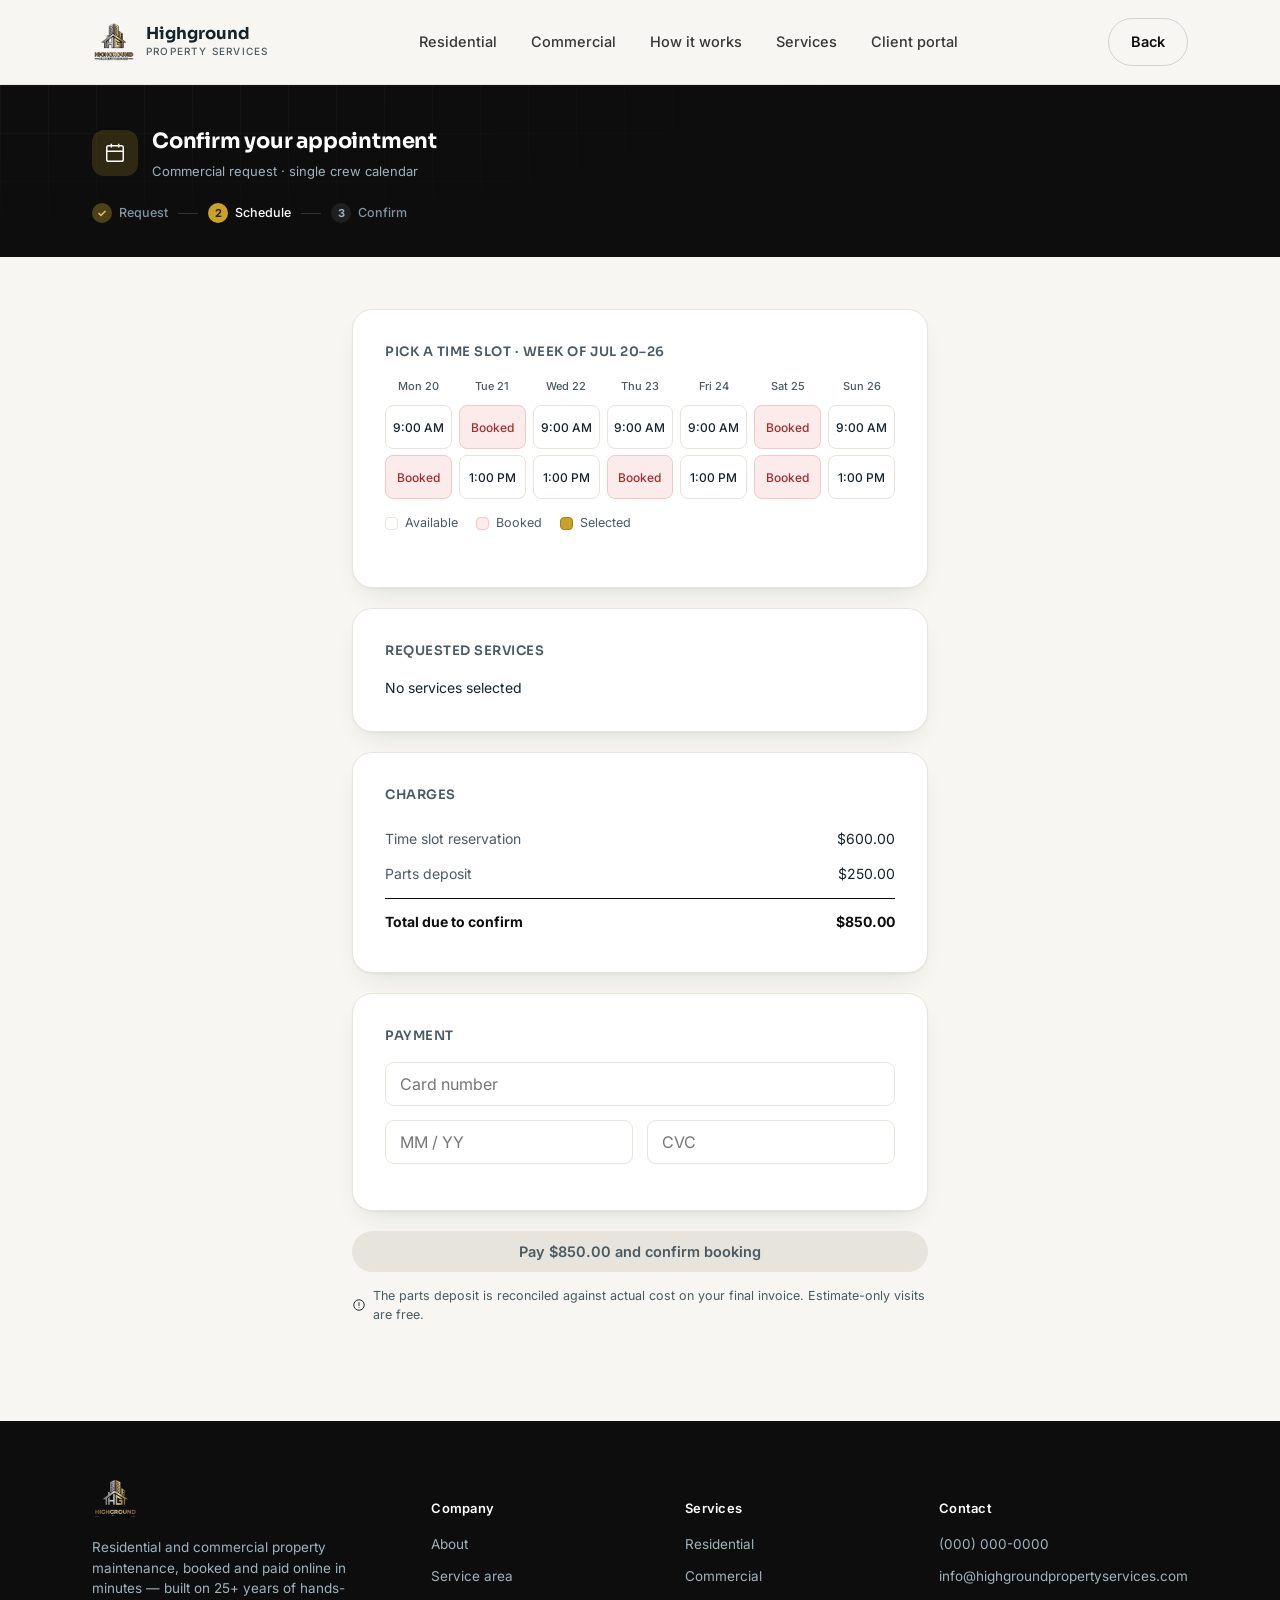
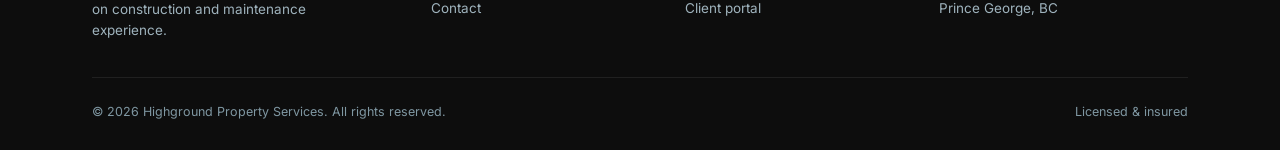
<file: booking-commercial.html>
<!DOCTYPE html>
<html lang="en">
<head>
<meta charset="UTF-8">
<meta name="viewport" content="width=device-width, initial-scale=1.0">
<title>Confirm your appointment | Highground Property Services</title>
<link rel="preconnect" href="https://fonts.googleapis.com">
<link rel="preconnect" href="https://fonts.gstatic.com" crossorigin>
<link href="https://fonts.googleapis.com/css2?family=Sora:wght@400;500;600;700;800&family=Inter:wght@400;500;600&display=swap" rel="stylesheet">
<link rel="icon" href="logo-assets/HGSP_brand_mark_ongold.png">
<link rel="stylesheet" href="styles.css">
</head>
<body>

<header>
  <nav>
    <a href="index.html" class="logo">
      <img src="logo-assets/HGSP_brand_mark_ongold.png" alt="" class="logo-mark">
      <div class="logo-text">
        <div class="logo-title">Highground</div>
        <div class="logo-subtitle">Property Services</div>
      </div>
    </a>
    <div class="nav-links">      <a href="index.html#fork">Residential</a>      <a href="index.html#fork">Commercial</a>      <a href="index.html#how-it-works">How it works</a>      <a href="index.html#services">Services</a>      <a href="client-portal.html">Client portal</a>    </div>
    <a href="commercial-request.html" class="btn btn-ghost">Back</a>
  </nav>
</header>
<div class="page-band">
  <div class="wrap page-band-inner">
    <div class="page-band-icon">
      <svg viewBox="0 0 24 24" fill="none"><rect x="3" y="4" width="18" height="17" rx="2" stroke="currentColor" stroke-width="1.6"/><path d="M8 2v4M16 2v4M3 10h18" stroke="currentColor" stroke-width="1.6"/></svg>
    </div>
    <div>
      <h1>Confirm your appointment</h1>
      <p>Commercial request &middot; single crew calendar</p>
    </div>
  </div>
  <div class="wrap">
    <div class="stepper">
      <div class="step-pill done"><span class="dot">&#10003;</span>Request</div>
      <div class="step-sep"></div>
      <div class="step-pill active"><span class="dot">2</span>Schedule</div>
      <div class="step-sep"></div>
      <div class="step-pill"><span class="dot">3</span>Confirm</div>
    </div>
  </div>
</div>

<div class="page-body">
  <div class="wrap form-shell">

    <div class="panel">
      <h3>Pick a time slot &middot; week of Jul 20&ndash;26</h3>
      <div class="slot-week" id="slotGrid">        <div class="slot-day">
          <div class="slot-day-label">Mon 20</div>          <button type="button" class="slot-btn" data-day="Mon 20" data-time="9:00 AM">9:00 AM</button>          <button type="button" class="slot-btn booked" disabled>Booked</button>        </div>        <div class="slot-day">
          <div class="slot-day-label">Tue 21</div>          <button type="button" class="slot-btn booked" disabled>Booked</button>          <button type="button" class="slot-btn" data-day="Tue 21" data-time="1:00 PM">1:00 PM</button>        </div>        <div class="slot-day">
          <div class="slot-day-label">Wed 22</div>          <button type="button" class="slot-btn" data-day="Wed 22" data-time="9:00 AM">9:00 AM</button>          <button type="button" class="slot-btn" data-day="Wed 22" data-time="1:00 PM">1:00 PM</button>        </div>        <div class="slot-day">
          <div class="slot-day-label">Thu 23</div>          <button type="button" class="slot-btn" data-day="Thu 23" data-time="9:00 AM">9:00 AM</button>          <button type="button" class="slot-btn booked" disabled>Booked</button>        </div>        <div class="slot-day">
          <div class="slot-day-label">Fri 24</div>          <button type="button" class="slot-btn" data-day="Fri 24" data-time="9:00 AM">9:00 AM</button>          <button type="button" class="slot-btn" data-day="Fri 24" data-time="1:00 PM">1:00 PM</button>        </div>        <div class="slot-day">
          <div class="slot-day-label">Sat 25</div>          <button type="button" class="slot-btn booked" disabled>Booked</button>          <button type="button" class="slot-btn booked" disabled>Booked</button>        </div>        <div class="slot-day">
          <div class="slot-day-label">Sun 26</div>          <button type="button" class="slot-btn" data-day="Sun 26" data-time="9:00 AM">9:00 AM</button>          <button type="button" class="slot-btn" data-day="Sun 26" data-time="1:00 PM">1:00 PM</button>        </div>      </div>
      <div class="legend">
        <div class="legend-item"><span class="legend-swatch" style="background:var(--white);"></span>Available</div>
        <div class="legend-item"><span class="legend-swatch" style="background:var(--danger-light);border-color:#f0c9c9;"></span>Booked</div>
        <div class="legend-item"><span class="legend-swatch" style="background:var(--teal);border-color:var(--teal-dark);"></span>Selected</div>
      </div>
    </div>

    <div class="panel">
      <h3>Requested services</h3>
      <p style="font-size:14px;" data-hgps="services">No services selected</p>
    </div>

    <div class="panel">
      <h3>Charges</h3>
      <div class="summary-row"><span class="label">Time slot reservation</span><span>$600.00</span></div>
      <div class="summary-row"><span class="label">Parts deposit</span><span>$250.00</span></div>
      <div class="summary-row total"><span class="label">Total due to confirm</span><span>$850.00</span></div>
    </div>

    <div class="panel">
      <h3>Payment</h3>
      <div class="field-row single">
        <input type="text" placeholder="Card number">
      </div>
      <div class="field-row">
        <input type="text" placeholder="MM / YY">
        <input type="text" placeholder="CVC">
      </div>
    </div>

    <button type="button" id="continueBtn" class="btn btn-primary btn-block" disabled onclick="window.location.href='confirmation-commercial.html'">
      Pay $850.00 and confirm booking
    </button>
    <div class="helper-note">
      <svg viewBox="0 0 24 24" fill="none"><circle cx="12" cy="12" r="9" stroke="currentColor" stroke-width="1.6"/><path d="M12 8v5M12 16h.01" stroke="currentColor" stroke-width="1.6" stroke-linecap="round"/></svg>
      <span>The parts deposit is reconciled against actual cost on your final invoice. Estimate-only visits are free.</span>
    </div>

  </div>
</div>

<footer id="contact">
  <div class="wrap">
    <div class="footer-grid">
      <div class="footer-col">
        <img src="logo-assets/HGSP_brand_mark_ongold.png" alt="Highground Property Services" style="height:44px;width:auto;margin-bottom:16px;">
        <p style="font-size:13.5px;color:#9fb3bd;max-width:260px;">Residential and commercial property maintenance, booked and paid online in minutes &mdash; built on 25+ years of hands-on construction and maintenance experience.</p>
      </div>
      <div class="footer-col">
        <h5>Company</h5>
        <a href="index.html#services">About</a>
        <a href="index.html#services">Service area</a>
        <a href="index.html#contact">Contact</a>
      </div>
      <div class="footer-col">
        <h5>Services</h5>
        <a href="residential-request.html">Residential</a>
        <a href="commercial-request.html">Commercial</a>
        <a href="client-portal.html">Client portal</a>
      </div>
      <div class="footer-col">
        <h5>Contact</h5>
        <a href="tel:+10000000000">(000) 000-0000</a>
        <a href="mailto:info@highgroundpropertyservices.com">info@highgroundpropertyservices.com</a>
        <a href="https://www.google.com/maps/search/?api=1&query=Prince%20George%2C%20BC" target="_blank" rel="noopener">Prince George, BC</a>
      </div>
    </div>
    <div class="footer-bottom">
      <span>&copy; 2026 Highground Property Services. All rights reserved.</span>
      <span>Licensed &amp; insured</span>
    </div>
  </div>
</footer>
<script src="script.js"></script>
<script>
  hgpsInitSlotPicker('#slotGrid', '#continueBtn');
</script>
</body>
</html>
</file>
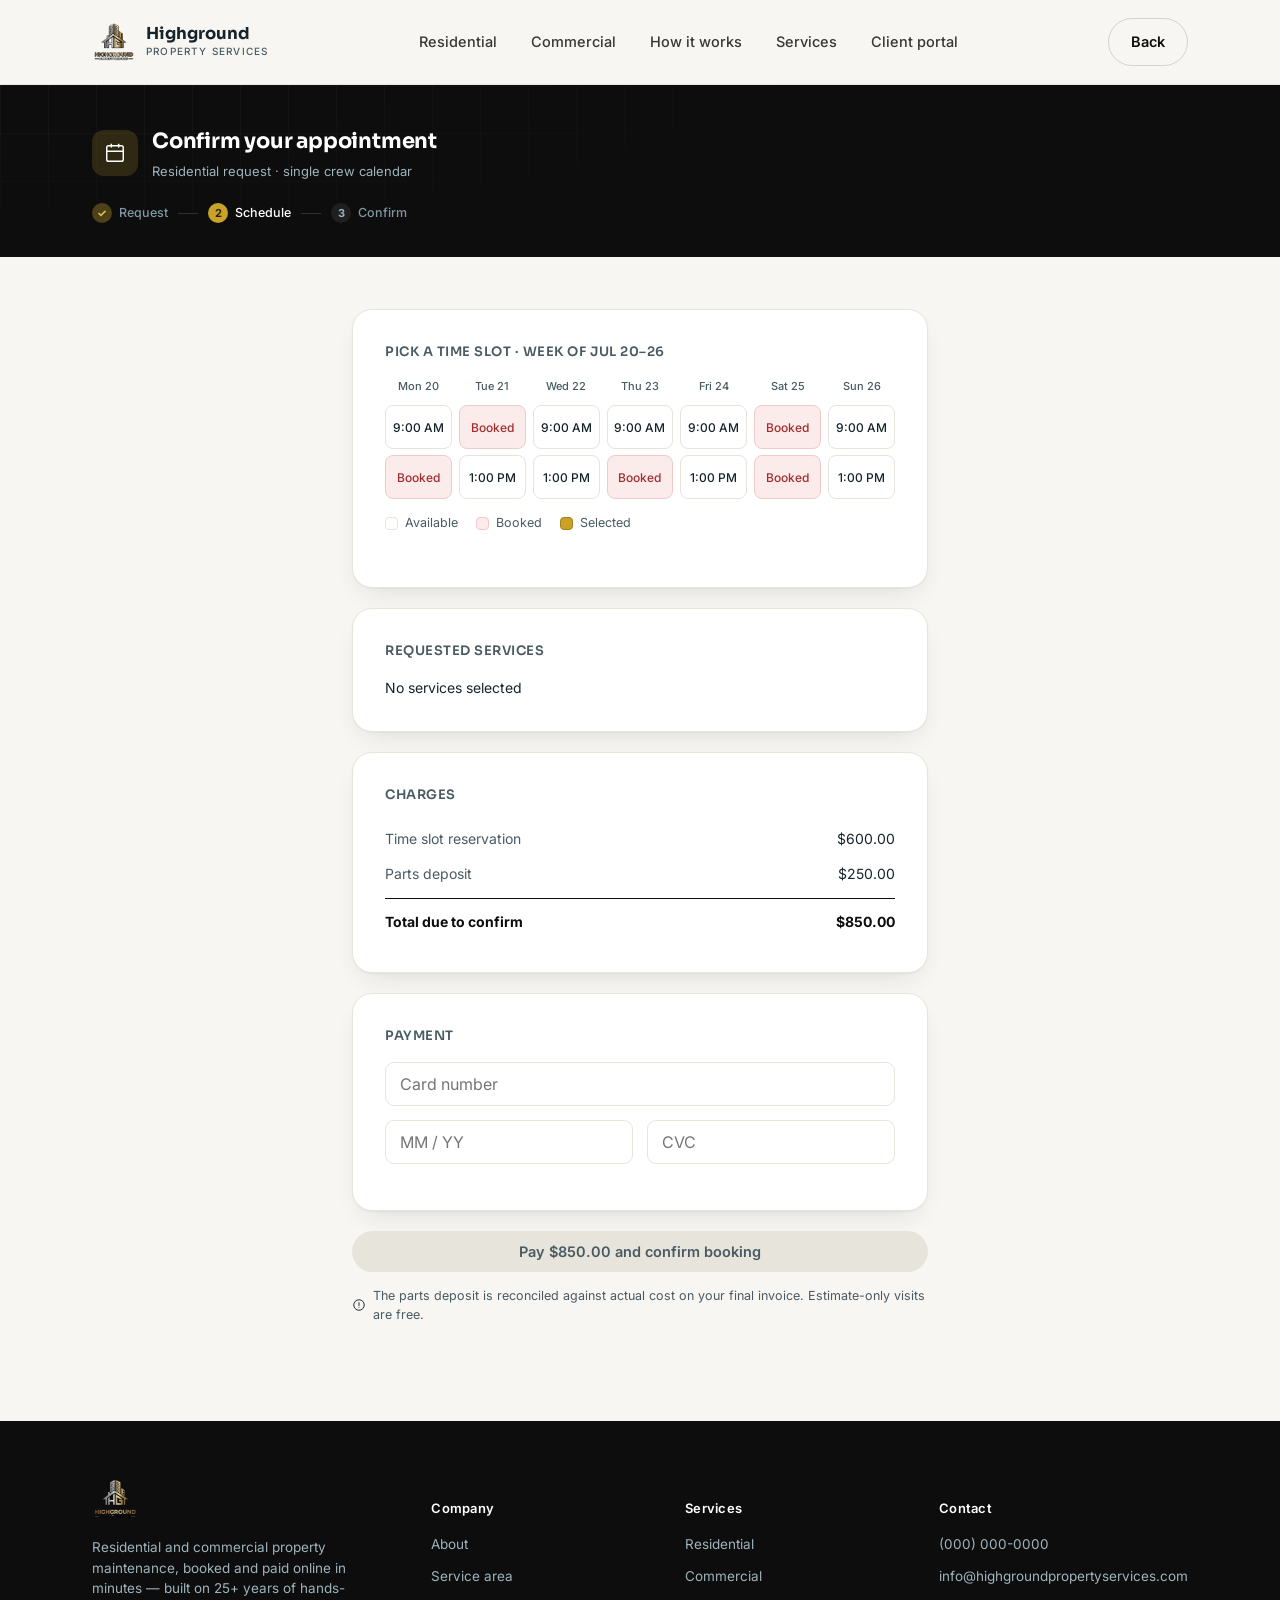
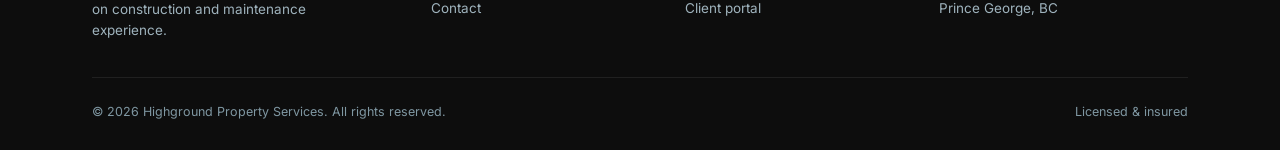
<file: booking-residential.html>
<!DOCTYPE html>
<html lang="en">
<head>
<meta charset="UTF-8">
<meta name="viewport" content="width=device-width, initial-scale=1.0">
<title>Confirm your appointment | Highground Property Services</title>
<link rel="preconnect" href="https://fonts.googleapis.com">
<link rel="preconnect" href="https://fonts.gstatic.com" crossorigin>
<link href="https://fonts.googleapis.com/css2?family=Sora:wght@400;500;600;700;800&family=Inter:wght@400;500;600&display=swap" rel="stylesheet">
<link rel="icon" href="logo-assets/HGSP_brand_mark_ongold.png">
<link rel="stylesheet" href="styles.css">
</head>
<body>

<header>
  <nav>
    <a href="index.html" class="logo">
      <img src="logo-assets/HGSP_brand_mark_ongold.png" alt="" class="logo-mark">
      <div class="logo-text">
        <div class="logo-title">Highground</div>
        <div class="logo-subtitle">Property Services</div>
      </div>
    </a>
    <div class="nav-links">      <a href="index.html#fork">Residential</a>      <a href="index.html#fork">Commercial</a>      <a href="index.html#how-it-works">How it works</a>      <a href="index.html#services">Services</a>      <a href="client-portal.html">Client portal</a>    </div>
    <a href="residential-request.html" class="btn btn-ghost">Back</a>
  </nav>
</header>
<div class="page-band">
  <div class="wrap page-band-inner">
    <div class="page-band-icon">
      <svg viewBox="0 0 24 24" fill="none"><rect x="3" y="4" width="18" height="17" rx="2" stroke="currentColor" stroke-width="1.6"/><path d="M8 2v4M16 2v4M3 10h18" stroke="currentColor" stroke-width="1.6"/></svg>
    </div>
    <div>
      <h1>Confirm your appointment</h1>
      <p>Residential request &middot; single crew calendar</p>
    </div>
  </div>
  <div class="wrap">
    <div class="stepper">
      <div class="step-pill done"><span class="dot">&#10003;</span>Request</div>
      <div class="step-sep"></div>
      <div class="step-pill active"><span class="dot">2</span>Schedule</div>
      <div class="step-sep"></div>
      <div class="step-pill"><span class="dot">3</span>Confirm</div>
    </div>
  </div>
</div>

<div class="page-body">
  <div class="wrap form-shell">

    <div class="panel">
      <h3>Pick a time slot &middot; week of Jul 20&ndash;26</h3>
      <div class="slot-week" id="slotGrid">        <div class="slot-day">
          <div class="slot-day-label">Mon 20</div>          <button type="button" class="slot-btn" data-day="Mon 20" data-time="9:00 AM">9:00 AM</button>          <button type="button" class="slot-btn booked" disabled>Booked</button>        </div>        <div class="slot-day">
          <div class="slot-day-label">Tue 21</div>          <button type="button" class="slot-btn booked" disabled>Booked</button>          <button type="button" class="slot-btn" data-day="Tue 21" data-time="1:00 PM">1:00 PM</button>        </div>        <div class="slot-day">
          <div class="slot-day-label">Wed 22</div>          <button type="button" class="slot-btn" data-day="Wed 22" data-time="9:00 AM">9:00 AM</button>          <button type="button" class="slot-btn" data-day="Wed 22" data-time="1:00 PM">1:00 PM</button>        </div>        <div class="slot-day">
          <div class="slot-day-label">Thu 23</div>          <button type="button" class="slot-btn" data-day="Thu 23" data-time="9:00 AM">9:00 AM</button>          <button type="button" class="slot-btn booked" disabled>Booked</button>        </div>        <div class="slot-day">
          <div class="slot-day-label">Fri 24</div>          <button type="button" class="slot-btn" data-day="Fri 24" data-time="9:00 AM">9:00 AM</button>          <button type="button" class="slot-btn" data-day="Fri 24" data-time="1:00 PM">1:00 PM</button>        </div>        <div class="slot-day">
          <div class="slot-day-label">Sat 25</div>          <button type="button" class="slot-btn booked" disabled>Booked</button>          <button type="button" class="slot-btn booked" disabled>Booked</button>        </div>        <div class="slot-day">
          <div class="slot-day-label">Sun 26</div>          <button type="button" class="slot-btn" data-day="Sun 26" data-time="9:00 AM">9:00 AM</button>          <button type="button" class="slot-btn" data-day="Sun 26" data-time="1:00 PM">1:00 PM</button>        </div>      </div>
      <div class="legend">
        <div class="legend-item"><span class="legend-swatch" style="background:var(--white);"></span>Available</div>
        <div class="legend-item"><span class="legend-swatch" style="background:var(--danger-light);border-color:#f0c9c9;"></span>Booked</div>
        <div class="legend-item"><span class="legend-swatch" style="background:var(--teal);border-color:var(--teal-dark);"></span>Selected</div>
      </div>
    </div>

    <div class="panel">
      <h3>Requested services</h3>
      <p style="font-size:14px;" data-hgps="services">No services selected</p>
    </div>

    <div class="panel">
      <h3>Charges</h3>
      <div class="summary-row"><span class="label">Time slot reservation</span><span>$600.00</span></div>
      <div class="summary-row"><span class="label">Parts deposit</span><span>$250.00</span></div>
      <div class="summary-row total"><span class="label">Total due to confirm</span><span>$850.00</span></div>
    </div>

    <div class="panel">
      <h3>Payment</h3>
      <div class="field-row single">
        <input type="text" placeholder="Card number">
      </div>
      <div class="field-row">
        <input type="text" placeholder="MM / YY">
        <input type="text" placeholder="CVC">
      </div>
    </div>

    <button type="button" id="continueBtn" class="btn btn-primary btn-block" disabled onclick="window.location.href='confirmation-residential.html'">
      Pay $850.00 and confirm booking
    </button>
    <div class="helper-note">
      <svg viewBox="0 0 24 24" fill="none"><circle cx="12" cy="12" r="9" stroke="currentColor" stroke-width="1.6"/><path d="M12 8v5M12 16h.01" stroke="currentColor" stroke-width="1.6" stroke-linecap="round"/></svg>
      <span>The parts deposit is reconciled against actual cost on your final invoice. Estimate-only visits are free.</span>
    </div>

  </div>
</div>

<footer id="contact">
  <div class="wrap">
    <div class="footer-grid">
      <div class="footer-col">
        <img src="logo-assets/HGSP_brand_mark_ongold.png" alt="Highground Property Services" style="height:44px;width:auto;margin-bottom:16px;">
        <p style="font-size:13.5px;color:#9fb3bd;max-width:260px;">Residential and commercial property maintenance, booked and paid online in minutes &mdash; built on 25+ years of hands-on construction and maintenance experience.</p>
      </div>
      <div class="footer-col">
        <h5>Company</h5>
        <a href="index.html#services">About</a>
        <a href="index.html#services">Service area</a>
        <a href="index.html#contact">Contact</a>
      </div>
      <div class="footer-col">
        <h5>Services</h5>
        <a href="residential-request.html">Residential</a>
        <a href="commercial-request.html">Commercial</a>
        <a href="client-portal.html">Client portal</a>
      </div>
      <div class="footer-col">
        <h5>Contact</h5>
        <a href="tel:+10000000000">(000) 000-0000</a>
        <a href="mailto:info@highgroundpropertyservices.com">info@highgroundpropertyservices.com</a>
        <a href="https://www.google.com/maps/search/?api=1&query=Prince%20George%2C%20BC" target="_blank" rel="noopener">Prince George, BC</a>
      </div>
    </div>
    <div class="footer-bottom">
      <span>&copy; 2026 Highground Property Services. All rights reserved.</span>
      <span>Licensed &amp; insured</span>
    </div>
  </div>
</footer>
<script src="script.js"></script>
<script>
  hgpsInitSlotPicker('#slotGrid', '#continueBtn');
</script>
</body>
</html>
</file>
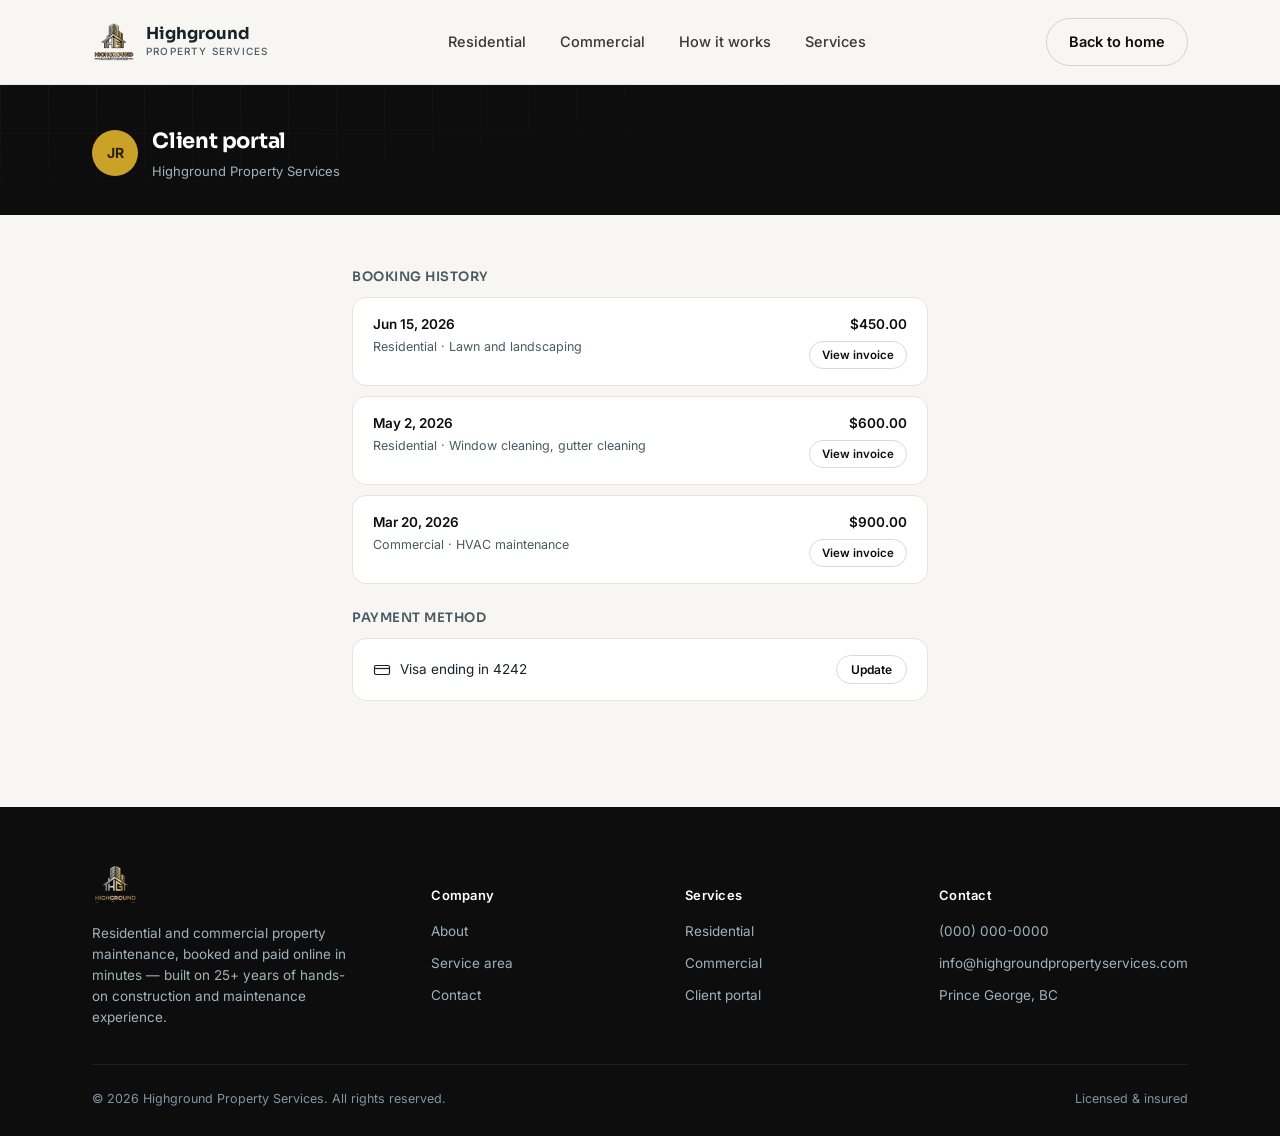
<file: client-portal.html>
<!DOCTYPE html>
<html lang="en">
<head>
<meta charset="UTF-8">
<meta name="viewport" content="width=device-width, initial-scale=1.0">
<title>Client portal | Highground Property Services</title>
<link rel="preconnect" href="https://fonts.googleapis.com">
<link rel="preconnect" href="https://fonts.gstatic.com" crossorigin>
<link href="https://fonts.googleapis.com/css2?family=Sora:wght@400;500;600;700;800&family=Inter:wght@400;500;600&display=swap" rel="stylesheet">
<link rel="icon" href="logo-assets/HGSP_brand_mark_ongold.png">
<link rel="stylesheet" href="styles.css">
</head>
<body>

<header>
  <nav>
    <a href="index.html" class="logo">
      <img src="logo-assets/HGSP_brand_mark_ongold.png" alt="" class="logo-mark">
      <div class="logo-text">
        <div class="logo-title">Highground</div>
        <div class="logo-subtitle">Property Services</div>
      </div>
    </a>
    <div class="nav-links">      <a href="index.html#fork">Residential</a>      <a href="index.html#fork">Commercial</a>      <a href="index.html#how-it-works">How it works</a>      <a href="index.html#services">Services</a>    </div>
    <a href="index.html" class="btn btn-ghost">Back to home</a>
  </nav>
</header>
<div class="page-band">
  <div class="wrap page-band-inner">
    <div class="avatar-badge" style="width:46px;height:46px;font-size:14px;">JR</div>
    <div>
      <h1>Client portal</h1>
      <p>Highground Property Services</p>
    </div>
  </div>
</div>

<div class="page-body">
  <div class="wrap form-shell">

    <div id="upcomingSection" style="display:none;">
      <h3 style="font-size:13px;font-weight:600;color:var(--ink-soft);text-transform:uppercase;letter-spacing:0.04em;margin-bottom:10px;">Upcoming appointment</h3>
      <div class="portal-card highlight" style="margin-bottom:24px;">
        <div class="portal-row">
          <div>
            <p style="font-size:14px;font-weight:600;color:var(--navy);margin-bottom:4px;" data-hgps="slot">No slot selected</p>
            <p style="font-size:13px;color:var(--ink-soft);" id="upcomingDetail"></p>
          </div>
          <span class="badge-status">Confirmed</span>
        </div>
      </div>
    </div>

    <h3 style="font-size:13px;font-weight:600;color:var(--ink-soft);text-transform:uppercase;letter-spacing:0.04em;margin-bottom:10px;">Booking history</h3>    <div class="portal-card">
      <div class="portal-row">
        <div>
          <p style="font-size:13.5px;font-weight:600;color:var(--navy);margin-bottom:2px;">Jun 15, 2026</p>
          <p style="font-size:12.5px;color:var(--ink-soft);">Residential &middot; Lawn and landscaping</p>
        </div>
        <div style="text-align:right;">
          <p style="font-size:13.5px;font-weight:600;color:var(--navy);margin-bottom:6px;">$450.00</p>
          <button type="button" class="btn btn-ghost" style="font-size:11.5px;padding:6px 12px;">View invoice</button>
        </div>
      </div>
    </div>    <div class="portal-card">
      <div class="portal-row">
        <div>
          <p style="font-size:13.5px;font-weight:600;color:var(--navy);margin-bottom:2px;">May 2, 2026</p>
          <p style="font-size:12.5px;color:var(--ink-soft);">Residential &middot; Window cleaning, gutter cleaning</p>
        </div>
        <div style="text-align:right;">
          <p style="font-size:13.5px;font-weight:600;color:var(--navy);margin-bottom:6px;">$600.00</p>
          <button type="button" class="btn btn-ghost" style="font-size:11.5px;padding:6px 12px;">View invoice</button>
        </div>
      </div>
    </div>    <div class="portal-card" style="margin-bottom:24px;">
      <div class="portal-row">
        <div>
          <p style="font-size:13.5px;font-weight:600;color:var(--navy);margin-bottom:2px;">Mar 20, 2026</p>
          <p style="font-size:12.5px;color:var(--ink-soft);">Commercial &middot; HVAC maintenance</p>
        </div>
        <div style="text-align:right;">
          <p style="font-size:13.5px;font-weight:600;color:var(--navy);margin-bottom:6px;">$900.00</p>
          <button type="button" class="btn btn-ghost" style="font-size:11.5px;padding:6px 12px;">View invoice</button>
        </div>
      </div>
    </div>
    <h3 style="font-size:13px;font-weight:600;color:var(--ink-soft);text-transform:uppercase;letter-spacing:0.04em;margin-bottom:10px;">Payment method</h3>
    <div class="portal-card">
      <div class="portal-row" style="align-items:center;">
        <div style="display:flex;align-items:center;gap:9px;">
          <svg viewBox="0 0 24 24" fill="none" style="width:18px;height:18px;"><rect x="2" y="6" width="20" height="12" rx="2" stroke="currentColor" stroke-width="1.6"/><path d="M2 10h20" stroke="currentColor" stroke-width="1.6"/></svg>
          <p style="font-size:13.5px;">Visa ending in 4242</p>
        </div>
        <button type="button" class="btn btn-ghost" style="font-size:12px;padding:6px 14px;">Update</button>
      </div>
    </div>

  </div>
</div>

<footer id="contact">
  <div class="wrap">
    <div class="footer-grid">
      <div class="footer-col">
        <img src="logo-assets/HGSP_brand_mark_ongold.png" alt="Highground Property Services" style="height:44px;width:auto;margin-bottom:16px;">
        <p style="font-size:13.5px;color:#9fb3bd;max-width:260px;">Residential and commercial property maintenance, booked and paid online in minutes &mdash; built on 25+ years of hands-on construction and maintenance experience.</p>
      </div>
      <div class="footer-col">
        <h5>Company</h5>
        <a href="index.html#services">About</a>
        <a href="index.html#services">Service area</a>
        <a href="index.html#contact">Contact</a>
      </div>
      <div class="footer-col">
        <h5>Services</h5>
        <a href="residential-request.html">Residential</a>
        <a href="commercial-request.html">Commercial</a>
        <a href="client-portal.html">Client portal</a>
      </div>
      <div class="footer-col">
        <h5>Contact</h5>
        <a href="tel:+10000000000">(000) 000-0000</a>
        <a href="mailto:info@highgroundpropertyservices.com">info@highgroundpropertyservices.com</a>
        <a href="https://www.google.com/maps/search/?api=1&query=Prince%20George%2C%20BC" target="_blank" rel="noopener">Prince George, BC</a>
      </div>
    </div>
    <div class="footer-bottom">
      <span>&copy; 2026 Highground Property Services. All rights reserved.</span>
      <span>Licensed &amp; insured</span>
    </div>
  </div>
</footer>
<script src="script.js"></script>
<script>
  (function(){
    const data = hgpsGetBooking();
    if(data.slotDay && data.slotTime){
      document.getElementById('upcomingSection').style.display = 'block';
      const pathLabel = data.path === 'commercial' ? 'Commercial' : 'Residential';
      document.getElementById('upcomingDetail').textContent = pathLabel + ' · ' + hgpsFormatServices(data.services);
    }
  })();
</script>
</body>
</html>
</file>
<file: styles.css>
:root{
  --navy:#0d0d0d;
  --navy-2:#1c1c1c;
  --navy-3:#1c1c1c;
  --teal:#c9a227;
  --teal-dark:#a3811a;
  --teal-light:#e0c368;
  --ink-on-accent:#2b2004;
  --ink:#16232b;
  --ink-soft:#4a5a63;
  --cream:#f7f6f2;
  --line:#e7e4db;
  --white:#ffffff;
  --danger:#e24b4a;
  --danger-light:#fcebeb;
  --radius-lg:20px;
  --radius-md:14px;
  --radius-sm:9px;
  --shadow-card:0 1px 2px rgba(13,36,54,0.04), 0 12px 28px -12px rgba(13,36,54,0.14);
  --shadow-hero:0 20px 50px -20px rgba(13,36,54,0.45);
}
*{box-sizing:border-box;}
html{scroll-behavior:smooth;}
body{
  margin:0;
  font-family:'Inter', -apple-system, BlinkMacSystemFont, sans-serif;
  color:var(--ink);
  background:var(--cream);
  line-height:1.55;
}
h1,h2,h3,h4{
  font-family:'Sora', 'Inter', sans-serif;
  margin:0;
  color:var(--navy);
  letter-spacing:-0.01em;
}
p{margin:0;}
a{text-decoration:none;color:inherit;}
.wrap{max-width:1160px;margin:0 auto;padding:0 32px;}
img,svg{display:block;}
svg{fill:none;}
.icon{width:22px;height:22px;stroke:currentColor;fill:none;stroke-width:1.8;stroke-linecap:round;stroke-linejoin:round;}
header{
  position:sticky;top:0;z-index:50;
  background:rgba(247,246,242,0.92);
  backdrop-filter:blur(10px);
  border-bottom:1px solid var(--line);
}
nav{
  display:flex;align-items:center;justify-content:space-between;
  padding:18px 32px;max-width:1160px;margin:0 auto;
}
.logo{display:flex;align-items:center;gap:10px;}
.logo-mark{width:44px;height:44px;flex-shrink:0;border-radius:10px;object-fit:contain;}
.logo-title{font-family:'Sora',sans-serif;font-weight:700;font-size:16.5px;line-height:1.15;color:var(--ink);}
.logo-subtitle{font-size:10px;letter-spacing:0.12em;color:var(--ink-soft);text-transform:uppercase;font-weight:500;}
.nav-links{display:flex;align-items:center;gap:34px;}
.nav-links a{font-size:14.5px;font-weight:500;color:var(--navy);opacity:0.82;transition:opacity 0.15s;}
.nav-links a:hover{opacity:1;}
.btn{
  display:inline-flex;align-items:center;justify-content:center;gap:8px;
  font-family:'Inter',sans-serif;font-weight:600;font-size:14.5px;
  padding:12px 22px;border-radius:999px;border:none;cursor:pointer;
  transition:transform 0.15s ease, box-shadow 0.15s ease, background 0.15s ease;
  white-space:nowrap;
}
.btn-primary{background:var(--teal);color:var(--ink-on-accent);}
.btn-primary:hover{background:#d4af3a;transform:translateY(-1px);box-shadow:0 8px 20px -8px rgba(201,162,39,0.55);}
.btn-primary:disabled{background:var(--line);color:var(--ink-soft);cursor:not-allowed;transform:none;box-shadow:none;}
.btn-ghost{background:transparent;color:var(--navy);border:1.5px solid rgba(13,36,54,0.16);}
.btn-ghost:hover{border-color:var(--navy);background:rgba(13,36,54,0.04);}
.btn-white{background:var(--white);color:var(--navy);}
.btn-white:hover{transform:translateY(-1px);box-shadow:0 10px 24px -10px rgba(0,0,0,0.35);}
.btn-block{width:100%;}
.hero{
  position:relative;
  background:radial-gradient(120% 140% at 15% 0%, var(--navy-3) 0%, var(--navy) 48%, #081826 100%);
  overflow:hidden;
  padding:96px 0 0;
}
.hero::before{
  content:"";position:absolute;inset:0;
  background-image:
    linear-gradient(rgba(255,255,255,0.045) 1px, transparent 1px),
    linear-gradient(90deg, rgba(255,255,255,0.045) 1px, transparent 1px);
  background-size:64px 64px;
  mask-image:radial-gradient(70% 70% at 30% 20%, black, transparent);
  pointer-events:none;
}
.hero-inner{position:relative;display:grid;grid-template-columns:1.1fr 0.9fr;gap:56px;align-items:center;}
.hero-watermark{position:absolute;right:-20px;top:-20px;width:340px;height:340px;opacity:0.07;pointer-events:none;z-index:0;}
.hero-watermark img{width:100%;height:100%;object-fit:contain;}
.hero-logo-ghost{
  position:absolute;left:-80px;top:50%;transform:translateY(-50%);
  width:560px;height:560px;object-fit:contain;opacity:0.07;
  pointer-events:none;z-index:0;filter:grayscale(1) brightness(3);
}
@media (max-width:880px){ .hero-logo-ghost{display:none;} }
.eyebrow{
  display:inline-flex;align-items:center;gap:8px;
  background:rgba(201,162,39,0.16);color:#e0c368;
  font-size:12.5px;font-weight:600;letter-spacing:0.03em;
  padding:7px 14px;border-radius:999px;margin-bottom:22px;
  border:1px solid rgba(224,195,104,0.25);
}
.hero h1{
  font-size:46px;font-weight:700;color:#ffffff;line-height:1.12;
  max-width:560px;margin-bottom:20px;
}
.hero h1 em{color:var(--teal);font-style:normal;}
.hero p.lead{
  font-size:17px;color:#b9c6cd;max-width:460px;margin-bottom:34px;
}
.hero-actions{display:flex;gap:14px;margin-bottom:44px;flex-wrap:wrap;}
.hero-trust{display:flex;gap:26px;flex-wrap:wrap;}
.trust-item{display:flex;align-items:center;gap:9px;color:#c9d3d8;font-size:13.5px;font-weight:500;}
.trust-item svg{width:17px;height:17px;stroke:var(--teal);flex-shrink:0;}
.hero-photo{
  width:100%;height:420px;object-fit:cover;border-radius:var(--radius-lg);
  box-shadow:var(--shadow-hero);display:block;
}
.hero-tel{display:inline-flex;align-items:center;gap:8px;font-weight:500;font-size:13.5px;color:#c9d3d8;margin:-24px 0 44px;}
.hero-tel svg{width:15px;height:15px;stroke:var(--teal);flex-shrink:0;}
.hero-card{
  background:var(--white);
  border-radius:var(--radius-lg);
  padding:28px;
  box-shadow:var(--shadow-hero);
  position:relative;
  transform:translateY(8px);
}
.hero-card-head{display:flex;justify-content:space-between;align-items:flex-start;margin-bottom:18px;}
.hero-card-head .badge{
  background:var(--teal-light);color:var(--teal-dark);font-size:11.5px;font-weight:600;
  padding:5px 11px;border-radius:999px;
}
.hero-card-title{font-size:15.5px;font-weight:600;color:var(--navy);margin-top:14px;}
.hero-card-sub{font-size:13px;color:var(--ink-soft);margin-top:4px;}
.hero-card-row{
  display:flex;justify-content:space-between;align-items:center;
  padding:13px 0;border-top:1px solid var(--line);font-size:13.5px;
}
.hero-card-row:first-of-type{border-top:none;margin-top:18px;padding-top:0;}
.hero-card-row .label{color:var(--ink-soft);}
.hero-card-row .val{font-weight:600;color:var(--navy);}
.hero-card-total{
  display:flex;justify-content:space-between;align-items:center;
  padding-top:14px;margin-top:6px;border-top:1.5px solid var(--navy);
  font-size:14.5px;font-weight:700;color:var(--navy);
}
.float-chip{
  position:absolute;background:var(--navy);color:#fff;
  border-radius:12px;padding:10px 14px;font-size:12.5px;font-weight:600;
  box-shadow:0 14px 30px -10px rgba(13,36,54,0.5);
  display:flex;align-items:center;gap:8px;
}
.float-chip svg{width:15px;height:15px;stroke:var(--teal);}
.chip-1{top:-18px;left:-22px;}
.chip-2{bottom:-16px;right:-16px;background:var(--teal);color:var(--ink-on-accent);}
.chip-2 svg{stroke:var(--ink-on-accent);}
.stats-bar{background:var(--navy-2);border-top:1px solid rgba(255,255,255,0.06);margin-top:70px;}
.stats-grid{display:grid;grid-template-columns:repeat(3,1fr);padding:30px 0;}
.stat{text-align:center;padding:0 20px;border-right:1px solid rgba(255,255,255,0.08);}
.stat:last-child{border-right:none;}
.stat .num{font-family:'Sora',sans-serif;font-size:26px;font-weight:700;color:#fff;}
.stat .cap{font-size:12.5px;color:#9fb3bd;margin-top:4px;}
section{padding:88px 0;}
.section-head{max-width:560px;margin:0 auto 48px;text-align:center;}
.kicker{
  font-size:12.5px;font-weight:700;letter-spacing:0.12em;text-transform:uppercase;
  color:var(--teal-dark);margin-bottom:12px;display:block;
}
.section-head h2{font-size:32px;font-weight:700;margin-bottom:14px;}
.section-head p{font-size:15.5px;color:var(--ink-soft);}
.fork-grid{display:grid;grid-template-columns:1fr 1fr;gap:24px;}
.fork-card{
  background:var(--white);border-radius:var(--radius-lg);
  padding:36px;box-shadow:var(--shadow-card);
  border:1px solid var(--line);
  transition:transform 0.2s ease, box-shadow 0.2s ease;
}
.fork-card{padding:0;overflow:hidden;}
.fork-card:hover{transform:translateY(-4px);box-shadow:0 24px 48px -20px rgba(13,36,54,0.22);}
.fork-photo{width:100%;height:180px;object-fit:cover;display:block;}
.fork-card-body{padding:32px 36px 36px;}
.fork-icon{
  width:52px;height:52px;border-radius:14px;background:var(--teal-light);
  display:flex;align-items:center;justify-content:center;margin-bottom:22px;
}
.fork-icon svg{width:26px;height:26px;stroke:var(--teal-dark);}
.fork-card h3{font-size:21px;font-weight:700;margin-bottom:10px;}
.fork-card p.desc{color:var(--ink-soft);font-size:14.5px;margin-bottom:20px;}
.tag-list{display:flex;flex-wrap:wrap;gap:8px;margin-bottom:26px;}
.tag{
  background:var(--cream);border:1px solid var(--line);color:var(--ink-soft);
  font-size:12.5px;font-weight:500;padding:6px 12px;border-radius:999px;
}
.fork-cta{display:flex;align-items:center;gap:8px;font-weight:600;font-size:14.5px;color:var(--navy);}
.fork-cta svg{width:16px;height:16px;stroke:var(--teal-dark);transition:transform 0.15s;}
.fork-card:hover .fork-cta svg{transform:translateX(4px);}
.steps{background:var(--white);}
.steps-grid{display:grid;grid-template-columns:repeat(3,1fr);gap:32px;position:relative;}
.step{position:relative;padding-left:0;}
.step-num{
  width:40px;height:40px;border-radius:50%;background:var(--navy);color:#fff;
  display:flex;align-items:center;justify-content:center;font-family:'Sora',sans-serif;
  font-weight:700;font-size:15px;margin-bottom:20px;
}
.step h4{font-size:17px;font-weight:600;margin-bottom:8px;}
.step p{font-size:14px;color:var(--ink-soft);}
.services-grid{display:grid;grid-template-columns:repeat(4,1fr);gap:14px;}
.service-chip{
  background:var(--white);border:1px solid var(--line);border-radius:var(--radius-md);
  padding:20px 16px;display:flex;flex-direction:column;gap:12px;
  transition:border-color 0.15s, transform 0.15s;
}
.service-chip:hover{border-color:var(--teal);transform:translateY(-2px);}
.service-chip svg{width:22px;height:22px;stroke:var(--teal-dark);}
.service-chip span{font-size:13.5px;font-weight:600;color:var(--navy);}
.service-chip small{font-size:11.5px;color:var(--ink-soft);font-weight:500;}
.sub-note{font-size:12.5px;color:var(--ink-soft);margin:-6px 0 14px;}
.service-group{position:relative;cursor:default;}
.service-dropdown{
  position:absolute;top:100%;left:0;right:0;margin-top:10px;
  background:var(--navy);border-radius:var(--radius-md);padding:16px 18px;
  box-shadow:0 20px 40px -12px rgba(13,36,54,0.35);z-index:20;
  opacity:0;pointer-events:none;transform:translateY(-6px);
  transition:opacity 0.15s ease, transform 0.15s ease;
}
.service-group:hover .service-dropdown,
.service-group:focus-within .service-dropdown{
  opacity:1;pointer-events:auto;transform:translateY(0);
}
.dropdown-label{
  font-size:11px;font-weight:700;letter-spacing:0.06em;text-transform:uppercase;
  color:var(--teal);margin-bottom:10px;
}
.dropdown-list{display:flex;flex-direction:column;gap:9px;}
.dropdown-list div{font-size:13px;color:#e9eef0;font-weight:500;}
.trust-section{
  background:var(--navy);border-radius:var(--radius-lg);
  padding:56px;color:#fff;position:relative;overflow:hidden;
}
.trust-section::after{
  content:"";position:absolute;right:-60px;top:-60px;width:220px;height:220px;
  background:radial-gradient(circle, rgba(201,162,39,0.35), transparent 70%);
}
.quote{font-family:'Sora',sans-serif;font-size:22px;font-weight:500;line-height:1.5;max-width:640px;position:relative;}
.quote-attr{margin-top:20px;font-size:13.5px;color:#9fb3bd;position:relative;}
.trust-badges{display:flex;gap:28px;margin-top:36px;flex-wrap:wrap;position:relative;}
.trust-section.with-photo{display:grid;grid-template-columns:1.2fr 1fr;gap:36px;align-items:center;}
.testimonial-attr{display:flex;align-items:center;gap:12px;margin-top:24px;position:relative;}
.testimonial-avatar{width:44px;height:44px;border-radius:50%;object-fit:cover;flex-shrink:0;}
.testimonial-photo{width:100%;height:220px;object-fit:cover;border-radius:16px;position:relative;}
.faq-shell{max-width:800px;margin:0 auto;}
.faq-list{display:flex;flex-direction:column;gap:12px;}
.faq-item{background:var(--cream);border:1px solid var(--line);border-radius:var(--radius-md);padding:18px 22px;}
.faq-item summary{font-family:'Sora',sans-serif;font-weight:600;font-size:15.5px;cursor:pointer;list-style:none;color:var(--navy);}
.faq-item summary::-webkit-details-marker{display:none;}
.faq-item summary::after{content:'+';float:right;color:var(--teal-dark);font-weight:700;}
.faq-item[open] summary::after{content:'\2212';}
.faq-item p{font-size:14px;color:var(--ink-soft);margin-top:12px;}
.mobile-bar{
  display:none;position:fixed;left:0;right:0;bottom:0;z-index:60;
  background:rgba(247,246,242,0.96);backdrop-filter:blur(10px);border-top:1px solid var(--line);
  padding:12px 16px;flex-direction:column;align-items:center;justify-content:center;gap:6px;
}
.mobile-bar-row{display:flex;align-items:center;gap:10px;}
.mobile-bar span.note{font-size:12px;color:var(--ink-soft);font-weight:500;}
@media (max-width:880px){
  .mobile-bar{display:flex;}
  body{padding-bottom:78px;}
}
footer{background:var(--navy);color:#c9d3d8;padding:56px 0 28px;margin-top:0;}
.footer-grid{display:grid;grid-template-columns:1.4fr 1fr 1fr 1fr;gap:40px;padding-bottom:36px;border-bottom:1px solid rgba(255,255,255,0.08);}
.footer-col h5{color:#fff;font-size:13px;font-weight:600;margin-bottom:16px;letter-spacing:0.02em;}
.footer-col a{display:block;font-size:13.5px;color:#9fb3bd;margin-bottom:11px;transition:color 0.15s;}
.footer-col a:hover{color:#fff;}
.footer-bottom{display:flex;justify-content:space-between;align-items:center;padding-top:24px;font-size:12.5px;color:#7f97a2;flex-wrap:wrap;gap:12px;}
.page-band{
  background:var(--navy);color:#fff;padding:40px 0 34px;position:relative;overflow:hidden;
}
.page-band::before{
  content:"";position:absolute;inset:0;
  background-image:
    linear-gradient(rgba(255,255,255,0.04) 1px, transparent 1px),
    linear-gradient(90deg, rgba(255,255,255,0.04) 1px, transparent 1px);
  background-size:48px 48px;
  mask-image:radial-gradient(60% 100% at 10% 0%, black, transparent);
  pointer-events:none;
}
.page-band-inner{position:relative;display:flex;align-items:center;gap:14px;}
.page-band-icon{
  width:46px;height:46px;border-radius:12px;background:rgba(201,162,39,0.18);
  display:flex;align-items:center;justify-content:center;flex-shrink:0;
}
.page-band-icon svg{width:22px;height:22px;stroke:var(--teal);}
.page-band h1{font-size:21px;font-weight:700;color:#fff;margin-bottom:3px;}
.page-band p{font-size:13px;color:#9fb3bd;}
.stepper{display:flex;align-items:center;gap:10px;margin-top:22px;position:relative;flex-wrap:wrap;}
.step-pill{
  display:flex;align-items:center;gap:7px;font-size:12.5px;font-weight:500;color:#7f97a2;
}
.step-pill .dot{width:20px;height:20px;border-radius:50%;background:rgba(255,255,255,0.08);color:#9fb3bd;
  display:flex;align-items:center;justify-content:center;font-size:11px;font-weight:700;}
.step-pill.active{color:#fff;}
.step-pill.active .dot{background:var(--teal);color:var(--ink-on-accent);}
.step-pill.done .dot{background:rgba(201,162,39,0.35);color:#e0c368;}
.step-sep{width:20px;height:1px;background:rgba(255,255,255,0.15);}
.page-body{padding:52px 0 96px;}
.form-shell{max-width:640px;margin:0 auto;}
.panel{
  background:var(--white);border-radius:var(--radius-lg);border:1px solid var(--line);
  padding:32px;box-shadow:var(--shadow-card);margin-bottom:20px;
}
.panel h3{font-size:13px;font-weight:600;color:var(--ink-soft);text-transform:uppercase;letter-spacing:0.04em;margin-bottom:16px;}
.field-row{display:grid;grid-template-columns:1fr 1fr;gap:14px;margin-bottom:14px;}
.field-row.single{grid-template-columns:1fr;}
label.field-label{display:block;font-size:13px;font-weight:500;color:var(--ink);margin-bottom:6px;}
input[type="text"],input[type="tel"],input[type="email"],select,textarea{
  width:100%;font-family:'Inter',sans-serif;font-size:16px;color:var(--ink);
  background:var(--white);border:1px solid var(--line);border-radius:var(--radius-sm);
  padding:11px 14px;outline:none;transition:border-color 0.15s, box-shadow 0.15s;
}
input:focus,select:focus,textarea:focus{border-color:var(--teal);box-shadow:0 0 0 3px rgba(201,162,39,0.14);}
textarea{resize:vertical;min-height:80px;}
.checkbox-grid{display:grid;grid-template-columns:1fr 1fr;gap:10px 18px;margin-bottom:6px;}
.checkbox-item{display:flex;align-items:center;gap:9px;font-size:14px;color:var(--ink);cursor:pointer;}
.checkbox-item input{width:16px;height:16px;accent-color:var(--teal);cursor:pointer;}
.helper-note{display:flex;align-items:center;gap:7px;margin-top:14px;}
.helper-note svg{width:14px;height:14px;stroke:var(--ink-soft);flex-shrink:0;}
.helper-note span{font-size:12.5px;color:var(--ink-soft);}
.slot-week{display:grid;grid-template-columns:repeat(7,1fr);gap:7px;margin-bottom:14px;}
.slot-day-label{font-size:11px;text-align:center;color:var(--ink-soft);font-weight:500;margin-bottom:4px;}
.slot-day{display:flex;flex-direction:column;gap:6px;}
.slot-btn{
  font-family:'Inter',sans-serif;font-size:12px;font-weight:500;
  min-height:44px;display:flex;align-items:center;justify-content:center;
  padding:9px 4px;border-radius:8px;border:1px solid var(--line);background:var(--white);
  color:var(--ink);cursor:pointer;transition:all 0.12s;
}
.slot-btn:hover:not(:disabled){border-color:var(--teal);}
.slot-btn.booked{background:var(--danger-light);border-color:#f0c9c9;color:#a32d2d;cursor:not-allowed;}
.slot-btn.selected{background:var(--teal);border-color:var(--teal-dark);color:var(--ink-on-accent);font-weight:700;}
.legend{display:flex;gap:18px;flex-wrap:wrap;margin-bottom:22px;}
.legend-item{display:flex;align-items:center;gap:7px;font-size:12.5px;color:var(--ink-soft);}
.legend-swatch{width:13px;height:13px;border-radius:4px;border:1px solid var(--line);display:inline-block;}
.summary-row{display:flex;justify-content:space-between;font-size:14px;padding:7px 0;}
.summary-row.total{border-top:1.5px solid var(--navy);margin-top:6px;padding-top:12px;font-weight:700;color:var(--navy);}
.summary-row .label{color:var(--ink-soft);}
.summary-row.total .label{color:var(--navy);}
.success-band{background:var(--navy);color:#fff;text-align:center;padding:56px 0 40px;position:relative;overflow:hidden;}
.success-check{
  width:52px;height:52px;border-radius:50%;background:var(--teal);
  display:flex;align-items:center;justify-content:center;margin:0 auto 16px;
}
.success-check svg{width:26px;height:26px;stroke:var(--ink-on-accent);stroke-width:2.4;}
.success-band h1{font-size:22px;color:#fff;margin-bottom:5px;}
.success-band p{font-size:14px;color:#9fb3bd;}
.detail-row{display:flex;justify-content:space-between;padding:9px 0;font-size:13.5px;border-top:1px solid var(--line);}
.detail-row:first-child{border-top:none;}
.detail-row .label{color:var(--ink-soft);display:flex;align-items:center;gap:7px;}
.detail-row .label svg{width:15px;height:15px;stroke:var(--ink-soft);}
.detail-row .val{font-weight:600;color:var(--navy);text-align:right;}
.next-step{display:flex;align-items:flex-start;gap:10px;margin-bottom:12px;}
.next-step svg{width:17px;height:17px;stroke:var(--teal-dark);flex-shrink:0;margin-top:1px;}
.next-step p{font-size:13.5px;color:var(--ink);}
.portal-card{
  background:var(--white);border-radius:var(--radius-md);border:1px solid var(--line);
  padding:16px 20px;margin-bottom:10px;
}
.portal-card.highlight{border:2px solid var(--teal);}
.portal-row{display:flex;justify-content:space-between;align-items:flex-start;}
.badge-status{
  background:var(--teal-light);color:var(--teal-dark);font-size:11px;font-weight:600;
  padding:4px 10px;border-radius:999px;
}
.avatar-badge{
  width:32px;height:32px;border-radius:50%;background:var(--teal);color:var(--ink-on-accent);
  display:flex;align-items:center;justify-content:center;font-size:12px;font-weight:700;
}
@media (max-width:880px){
  .hero-inner{grid-template-columns:1fr;}
  .hero-card{margin-top:20px;transform:none;}
  .hero h1{font-size:34px;}
  .fork-grid{grid-template-columns:1fr 1fr;gap:10px;}
  .fork-photo{display:none;}
  .fork-card-body{padding:16px 14px 18px;}
  .fork-card h3{font-size:15px;margin-bottom:6px;}
  .fork-card p.desc{font-size:11.5px;margin-bottom:12px;}
  .tag-list{gap:5px;margin-bottom:14px;}
  .tag{font-size:10.5px;padding:4px 8px;}
  .fork-cta{font-size:12px;gap:5px;}
  .fork-cta svg{width:13px;height:13px;}
  .steps-grid{grid-template-columns:1fr;gap:20px;}
  .services-grid{grid-template-columns:repeat(2,1fr);}
  .footer-grid{grid-template-columns:1fr 1fr;gap:28px 20px;}
  .footer-col:first-child{grid-column:1 / -1;}
  .footer-col p{max-width:none !important;}
  .stats-grid{grid-template-columns:1fr;}
  .stat{border-right:none;border-bottom:1px solid rgba(255,255,255,0.08);padding-bottom:18px;margin-bottom:4px;}
  .nav-links{display:none;}
  .field-row{grid-template-columns:1fr;}
  .checkbox-grid{grid-template-columns:1fr;}
  .slot-week{grid-template-columns:repeat(4,1fr);}
  .panel{padding:22px;}

  /* Kill the large empty gap under the sticky header */
  .hero{padding:28px 0 0;}
  .eyebrow{margin-bottom:16px;}
  .hero-tel{margin:-14px 0 28px;}
  .hero-actions{margin-bottom:28px;}

  /* Tighter section rhythm so more of each section fits per screen */
  section{padding:52px 0;}
  .section-head{margin-bottom:32px;}
  .section-head h2{font-size:26px;}
  .step-num{width:32px;height:32px;font-size:13px;margin-bottom:14px;}

  /* Compact service chips — fit far more per screen */
  .services-grid{gap:8px;}
  .service-chip{padding:12px 10px;gap:6px;}
  .service-chip svg{width:16px;height:16px;}
  .service-chip span{font-size:12px;line-height:1.25;}
  .service-chip small{font-size:10px;}
  .service-dropdown{display:none;}
  .trust-section.with-photo{grid-template-columns:1fr;padding:32px;}
  .testimonial-photo{height:160px;order:-1;}

  /* Missing/broken images collapse instead of reserving full height */
  img{background:var(--line);}
  .hero-photo, .fork-photo, .testimonial-photo{
    min-height:0;
  }
}
</file>
